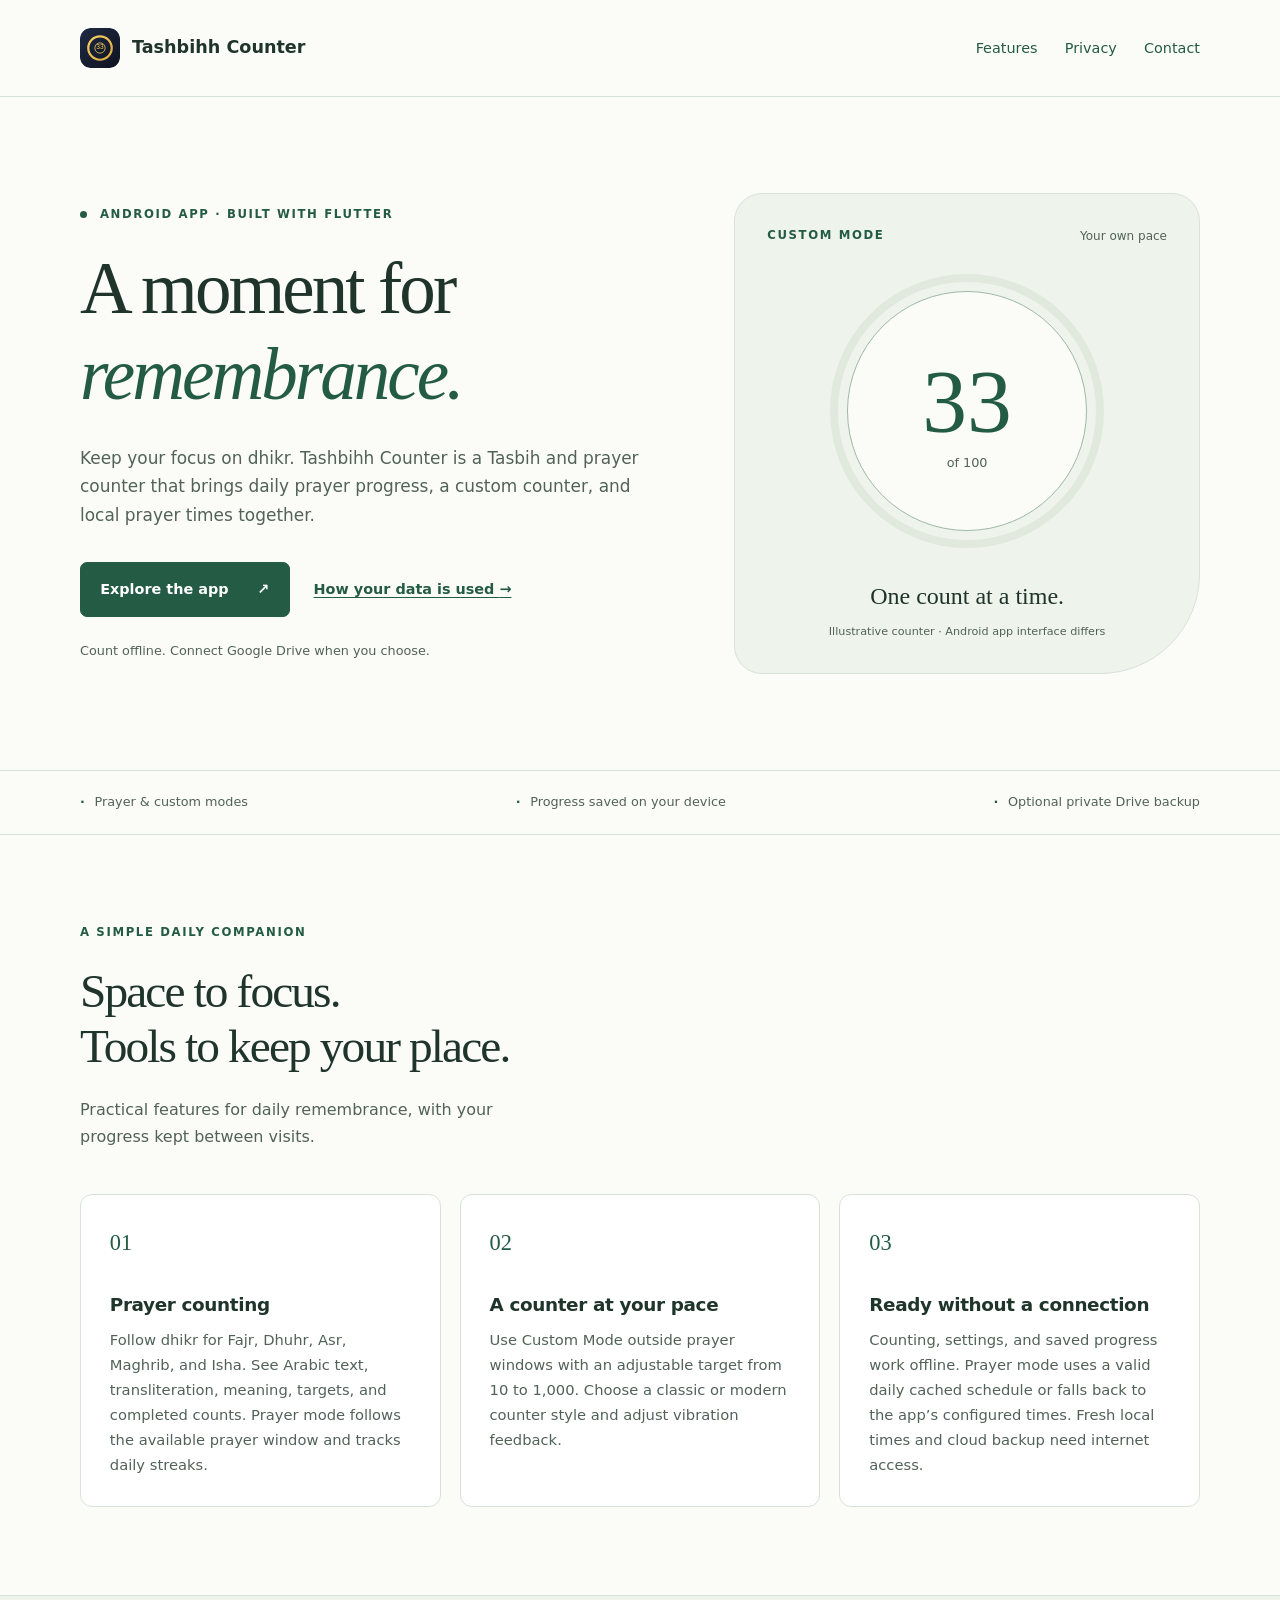
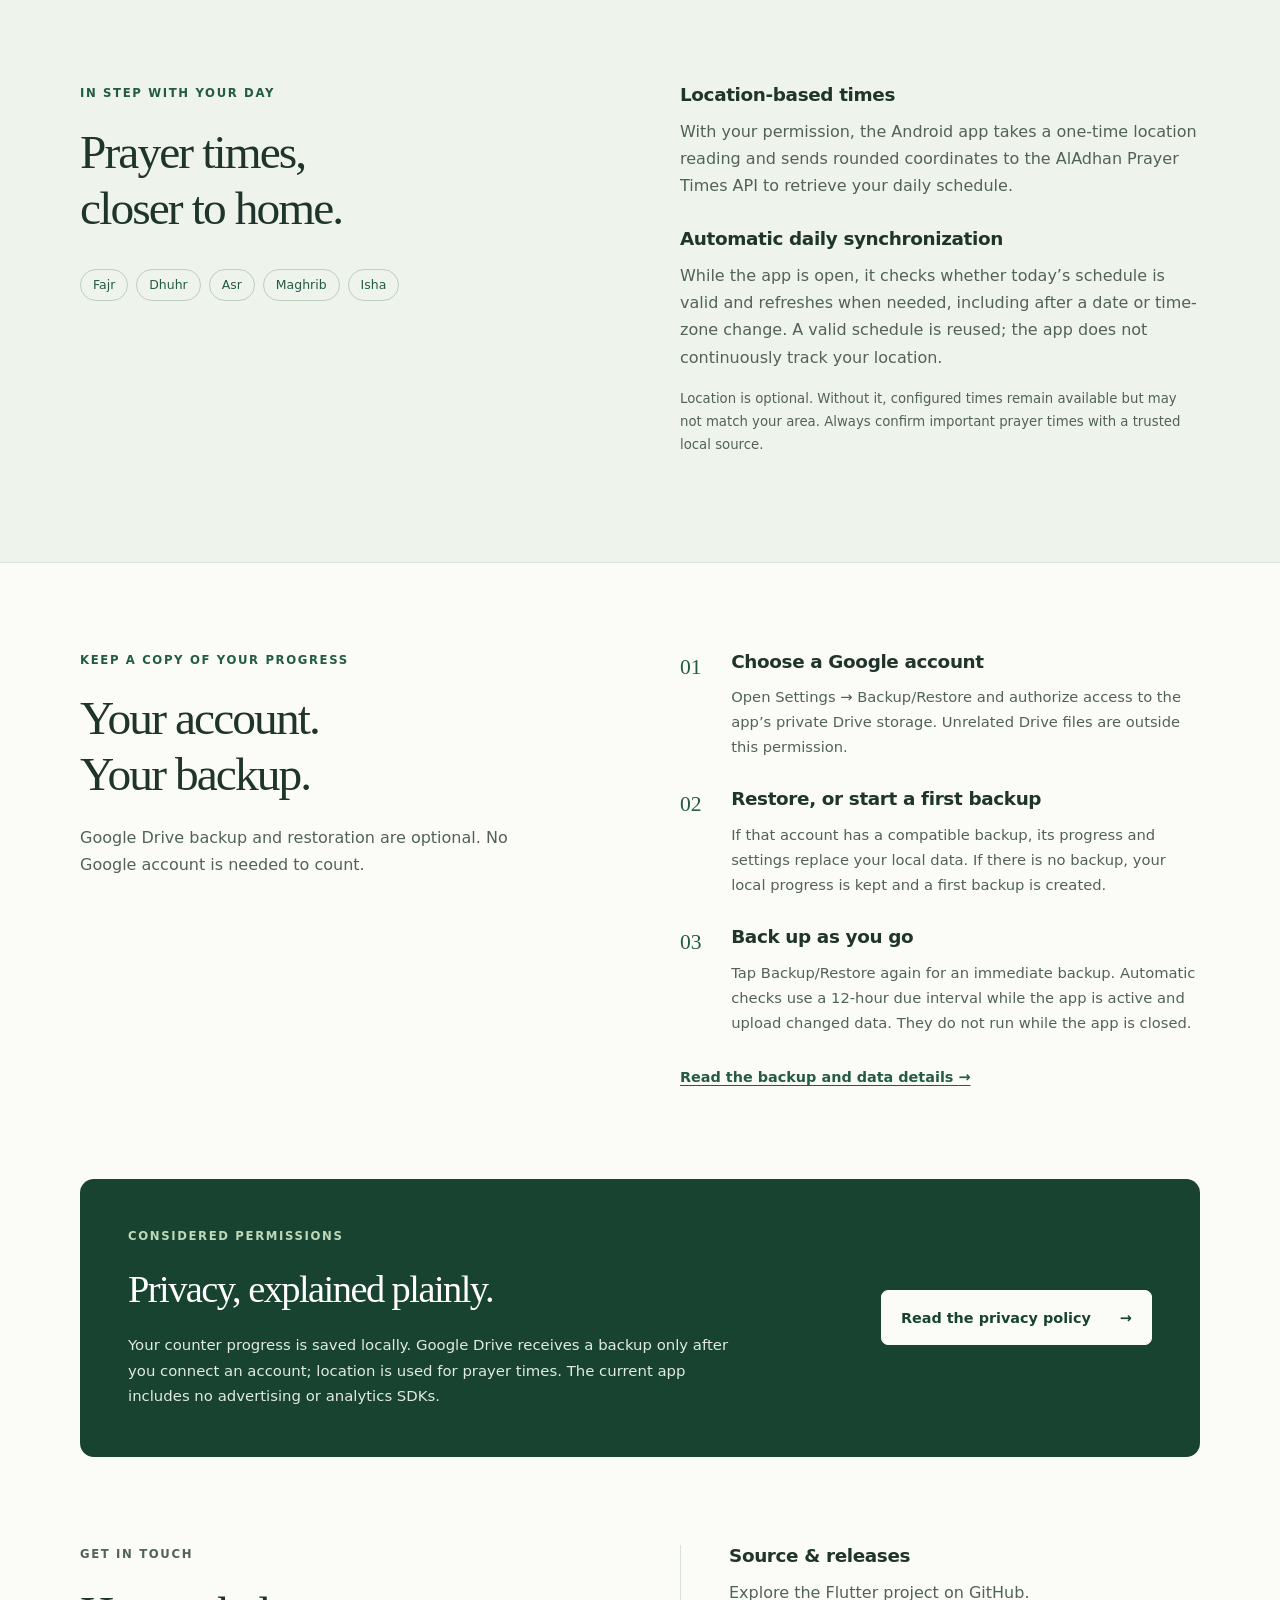
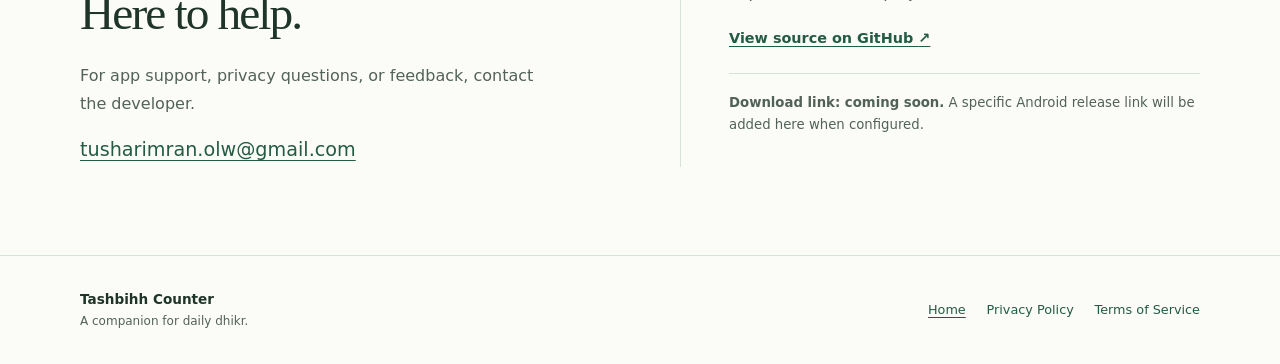
<file: website/index.html>
<!doctype html>
<html lang="en">
<head>
  <meta charset="utf-8">
  <meta name="viewport" content="width=device-width, initial-scale=1">
  <meta name="description" content="Tashbihh Counter is a Flutter-based Android Tasbih and prayer counter with offline progress, local prayer times, and optional Google Drive backup.">
  <meta name="theme-color" content="#245b45">
  <meta name="referrer" content="strict-origin-when-cross-origin">
  <title>Tashbihh Counter — A moment for remembrance</title>
  <link rel="icon" href="assets/app-icon.svg" type="image/svg+xml">
  <link rel="stylesheet" href="styles.css">
</head>
<body>
  <a class="skip-link" href="#main">Skip to content</a>
  <header class="site-header">
    <div class="container header-inner">
      <a class="brand" href="index.html" aria-label="Tashbihh Counter home">
        <img src="assets/app-icon.svg" width="40" height="40" alt="">
        <span>Tashbihh Counter</span>
      </a>
      <nav aria-label="Main navigation">
        <a href="#features">Features</a>
        <a href="privacy.html">Privacy</a>
        <a href="#contact">Contact</a>
      </nav>
    </div>
  </header>

  <main id="main">
    <section class="hero container" aria-labelledby="intro-title">
      <div class="hero-copy">
        <p class="eyebrow"><span class="status-dot" aria-hidden="true"></span> Android app · Built with Flutter</p>
        <h1 id="intro-title">A moment for<br><em>remembrance.</em></h1>
        <p class="lead">Keep your focus on dhikr. Tashbihh Counter is a Tasbih and prayer counter that brings daily prayer progress, a custom counter, and local prayer times together.</p>
        <div class="actions">
          <a class="button" href="#features">Explore the app <span aria-hidden="true">↗</span></a>
          <a class="text-link" href="privacy.html">How your data is used <span aria-hidden="true">→</span></a>
        </div>
        <p class="hero-note">Count offline. Connect Google Drive when you choose.</p>
      </div>
      <figure class="counter-preview">
        <div class="preview-top"><span class="eyebrow">Custom mode</span><span class="preview-label">Your own pace</span></div>
        <div class="counter-face" aria-label="Example custom counter: 33 of 100">
          <span class="counter-number">33</span>
          <span class="counter-target">of 100</span>
        </div>
        <p class="preview-message">One count at a time.</p>
        <figcaption>Illustrative counter · Android app interface differs</figcaption>
      </figure>
    </section>

    <div class="intro-strip">
      <div class="container strip-inner"><span>Prayer &amp; custom modes</span><span>Progress saved on your device</span><span>Optional private Drive backup</span></div>
    </div>

    <section class="section container" id="features" aria-labelledby="features-title">
      <div class="section-heading">
        <p class="eyebrow">A simple daily companion</p>
        <h2 id="features-title">Space to focus.<br>Tools to keep your place.</h2>
        <p>Practical features for daily remembrance, with your progress kept between visits.</p>
      </div>
      <div class="feature-grid">
        <article class="feature-card">
          <span class="card-number" aria-hidden="true">01</span>
          <h3>Prayer counting</h3>
          <p>Follow dhikr for Fajr, Dhuhr, Asr, Maghrib, and Isha. See Arabic text, transliteration, meaning, targets, and completed counts. Prayer mode follows the available prayer window and tracks daily streaks.</p>
        </article>
        <article class="feature-card">
          <span class="card-number" aria-hidden="true">02</span>
          <h3>A counter at your pace</h3>
          <p>Use Custom Mode outside prayer windows with an adjustable target from 10 to 1,000. Choose a classic or modern counter style and adjust vibration feedback.</p>
        </article>
        <article class="feature-card">
          <span class="card-number" aria-hidden="true">03</span>
          <h3>Ready without a connection</h3>
          <p>Counting, settings, and saved progress work offline. Prayer mode uses a valid daily cached schedule or falls back to the app’s configured times. Fresh local times and cloud backup need internet access.</p>
        </article>
      </div>
    </section>

    <section class="section section-tinted" aria-labelledby="times-title">
      <div class="container split-section">
        <div>
          <p class="eyebrow">In step with your day</p>
          <h2 id="times-title">Prayer times,<br>closer to home.</h2>
          <div class="prayer-list" aria-label="Supported prayers"><span>Fajr</span><span>Dhuhr</span><span>Asr</span><span>Maghrib</span><span>Isha</span></div>
        </div>
        <div class="section-copy">
          <h3>Location-based times</h3>
          <p>With your permission, the Android app takes a one-time location reading and sends rounded coordinates to the AlAdhan Prayer Times API to retrieve your daily schedule.</p>
          <h3>Automatic daily synchronization</h3>
          <p>While the app is open, it checks whether today’s schedule is valid and refreshes when needed, including after a date or time-zone change. A valid schedule is reused; the app does not continuously track your location.</p>
          <p class="small">Location is optional. Without it, configured times remain available but may not match your area. Always confirm important prayer times with a trusted local source.</p>
        </div>
      </div>
    </section>

    <section class="section container split-section" aria-labelledby="backup-title">
      <div>
        <p class="eyebrow">Keep a copy of your progress</p>
        <h2 id="backup-title">Your account.<br>Your backup.</h2>
        <p class="section-intro">Google Drive backup and restoration are optional. No Google account is needed to count.</p>
      </div>
      <div class="section-copy">
        <ol class="steps">
          <li><h3>Choose a Google account</h3><p>Open Settings → Backup/Restore and authorize access to the app’s private Drive storage. Unrelated Drive files are outside this permission.</p></li>
          <li><h3>Restore, or start a first backup</h3><p>If that account has a compatible backup, its progress and settings replace your local data. If there is no backup, your local progress is kept and a first backup is created.</p></li>
          <li><h3>Back up as you go</h3><p>Tap Backup/Restore again for an immediate backup. Automatic checks use a 12-hour due interval while the app is active and upload changed data. They do not run while the app is closed.</p></li>
        </ol>
        <a class="text-link" href="privacy.html#google-drive">Read the backup and data details <span aria-hidden="true">→</span></a>
      </div>
    </section>

    <section class="container privacy-panel" aria-labelledby="privacy-title">
      <div>
        <p class="eyebrow">Considered permissions</p>
        <h2 id="privacy-title">Privacy, explained plainly.</h2>
        <p>Your counter progress is saved locally. Google Drive receives a backup only after you connect an account; location is used for prayer times. The current app includes no advertising or analytics SDKs.</p>
      </div>
      <a class="button button-light" href="privacy.html">Read the privacy policy <span aria-hidden="true">→</span></a>
    </section>

    <section class="section container contact-grid" id="contact" aria-labelledby="contact-title">
      <div>
        <p class="eyebrow">Get in touch</p>
        <h2 id="contact-title">Here to help.</h2>
        <p>For app support, privacy questions, or feedback, contact the developer.</p>
        <a class="contact-link" href="mailto:tusharimran.olw@gmail.com">tusharimran.olw@gmail.com</a>
      </div>
      <div class="source-card">
        <h3>Source &amp; releases</h3>
        <p>Explore the Flutter project on GitHub.</p>
        <a class="text-link" href="https://github.com/tushar-454/tashbihh-app">View source on GitHub <span aria-hidden="true">↗</span></a>
        <p class="small release-placeholder"><strong>Download link: coming soon.</strong> A specific Android release link will be added here when configured.</p>
        <!-- Release configuration: replace the status above with a verified public Android release URL. -->
      </div>
    </section>
  </main>

  <footer class="site-footer">
    <div class="container footer-inner">
      <p>Tashbihh Counter <span class="footer-note">A companion for daily dhikr.</span></p>
      <nav aria-label="Footer navigation"><a href="index.html" aria-current="page">Home</a><a href="privacy.html">Privacy Policy</a><a href="terms.html">Terms of Service</a></nav>
    </div>
  </footer>
</body>
</html>
</file>
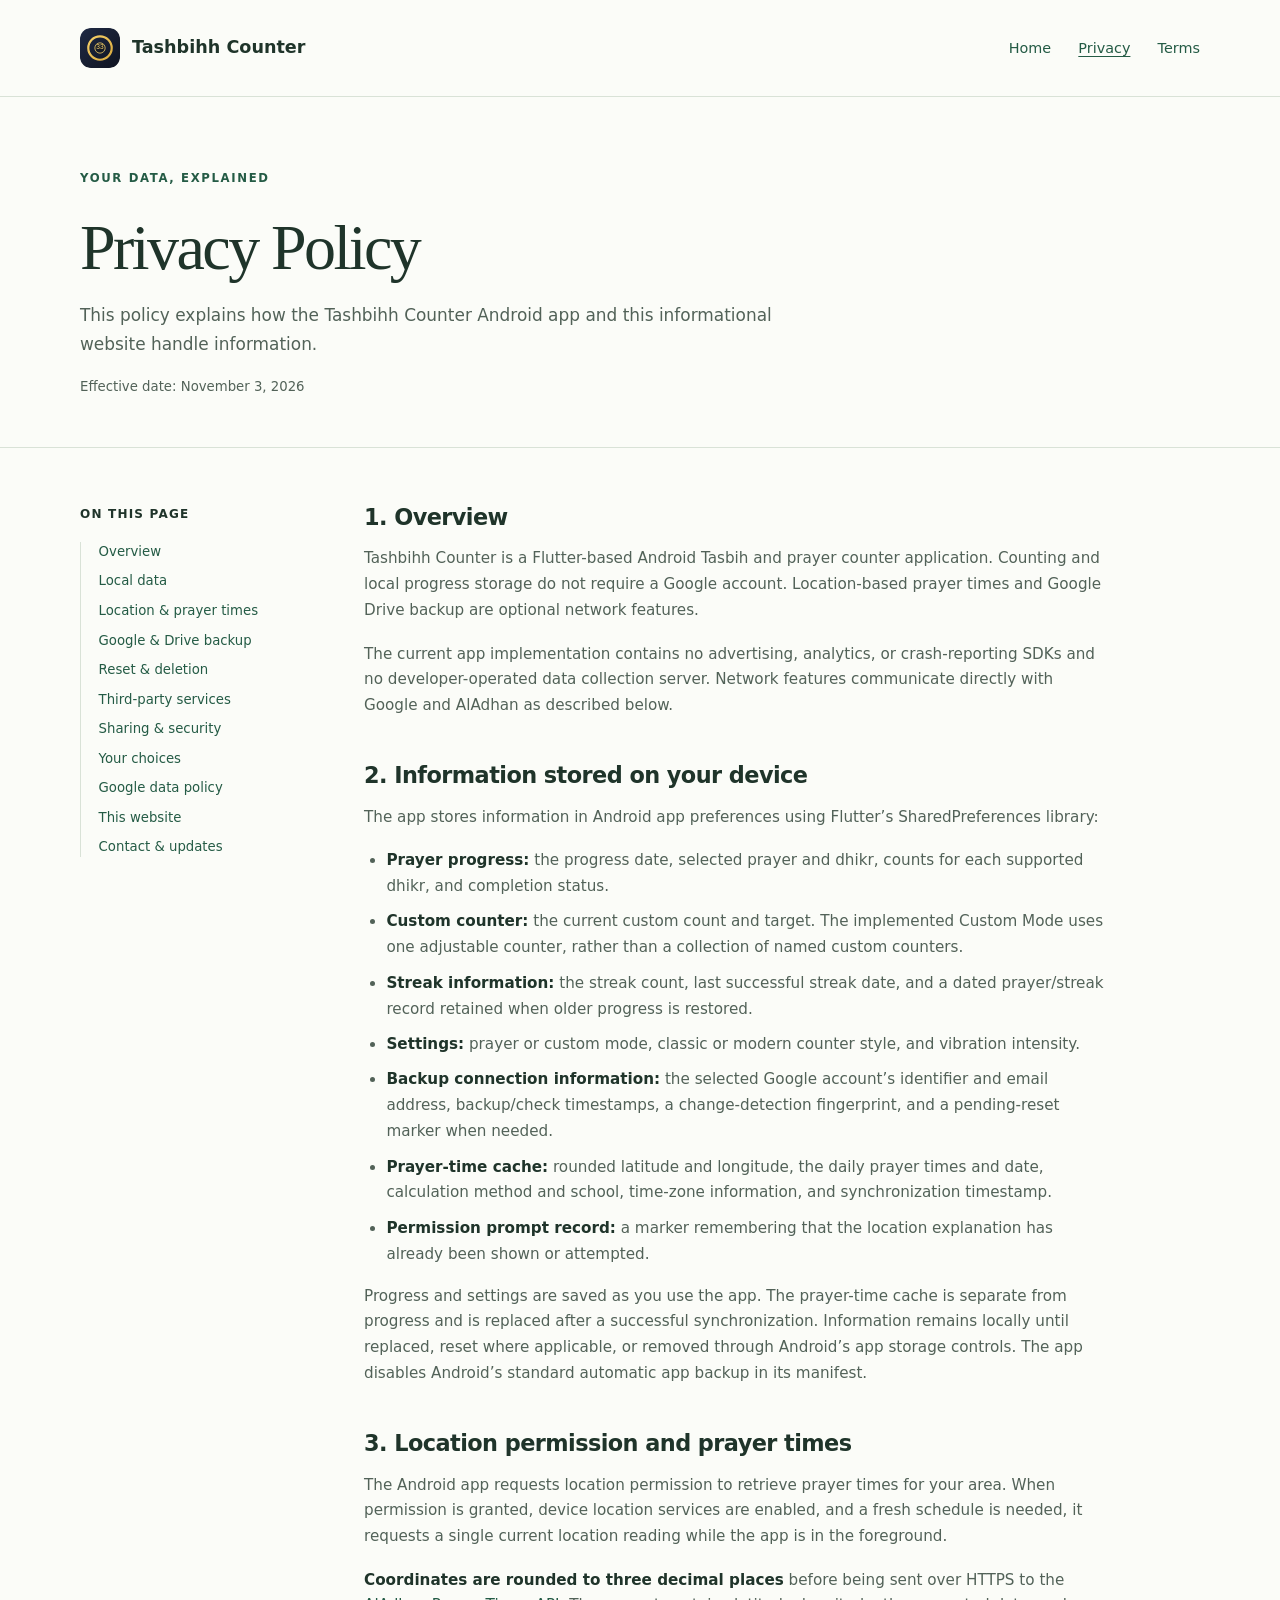
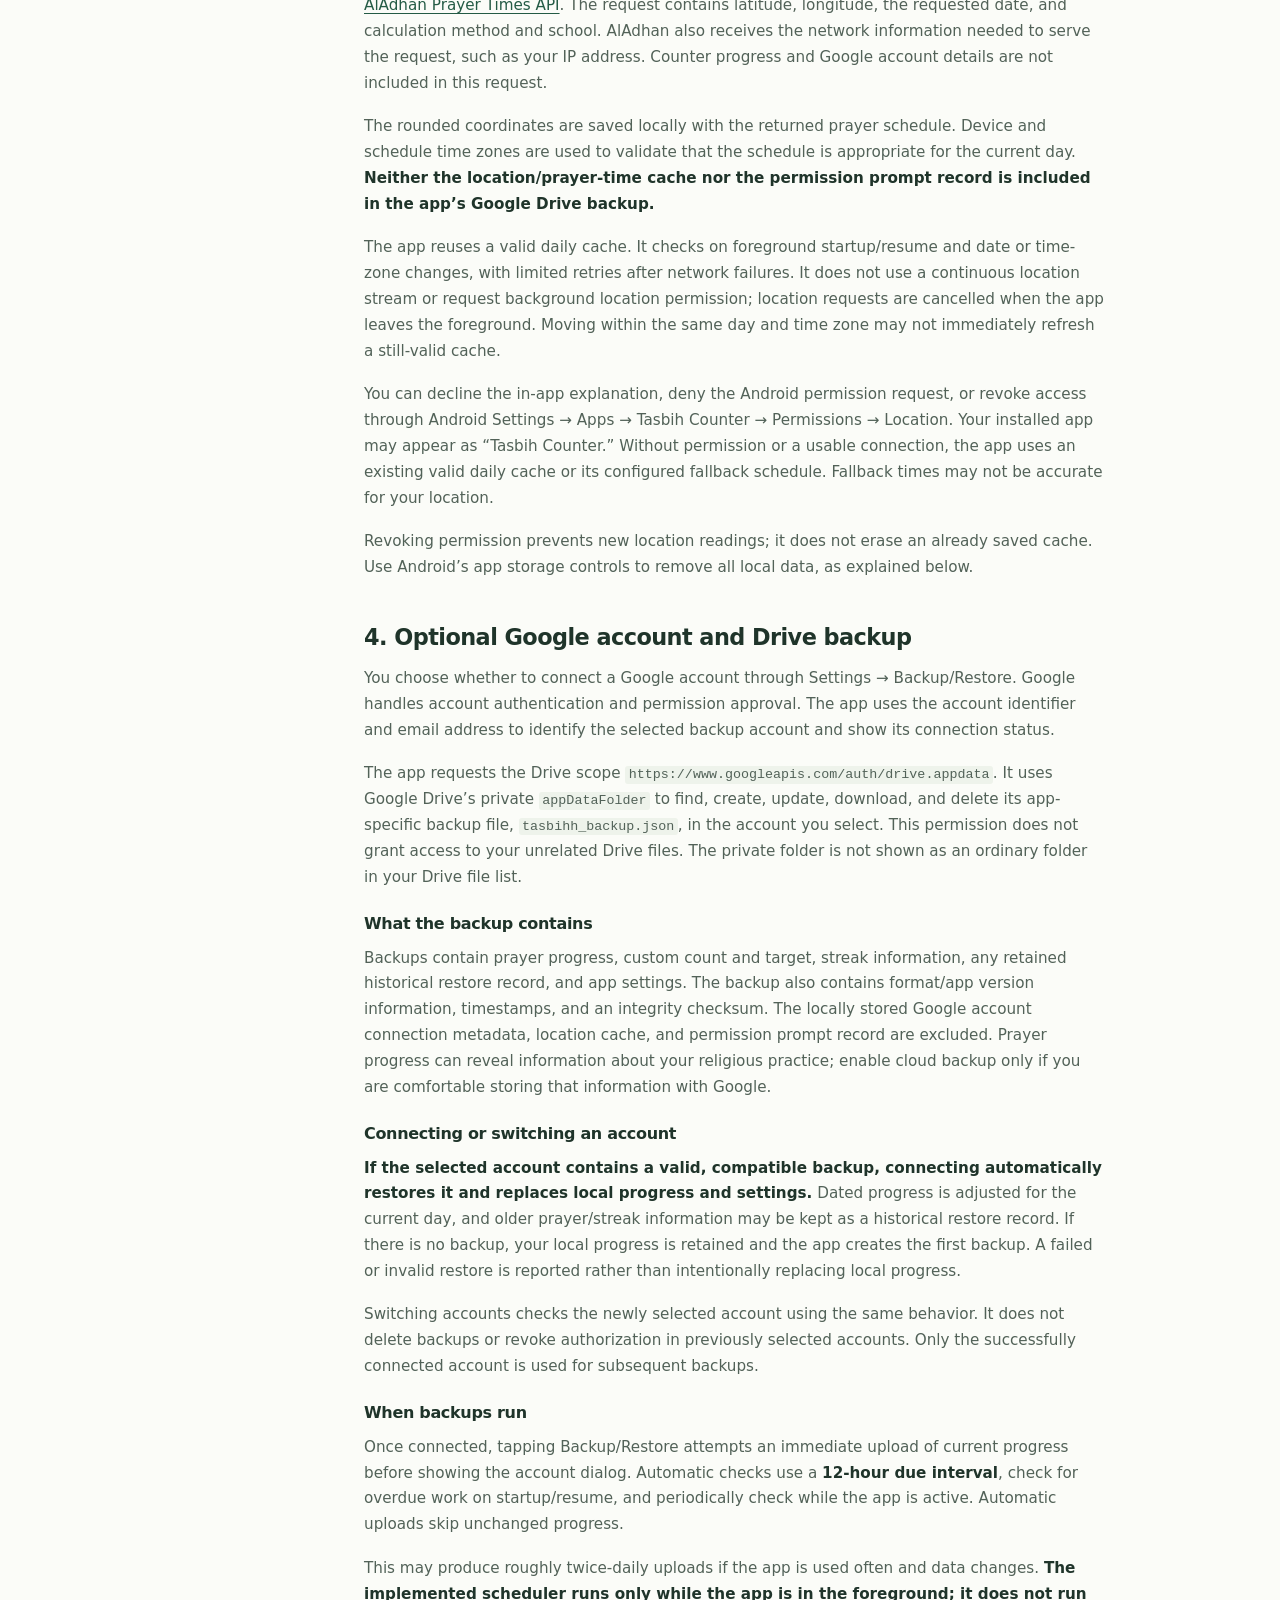
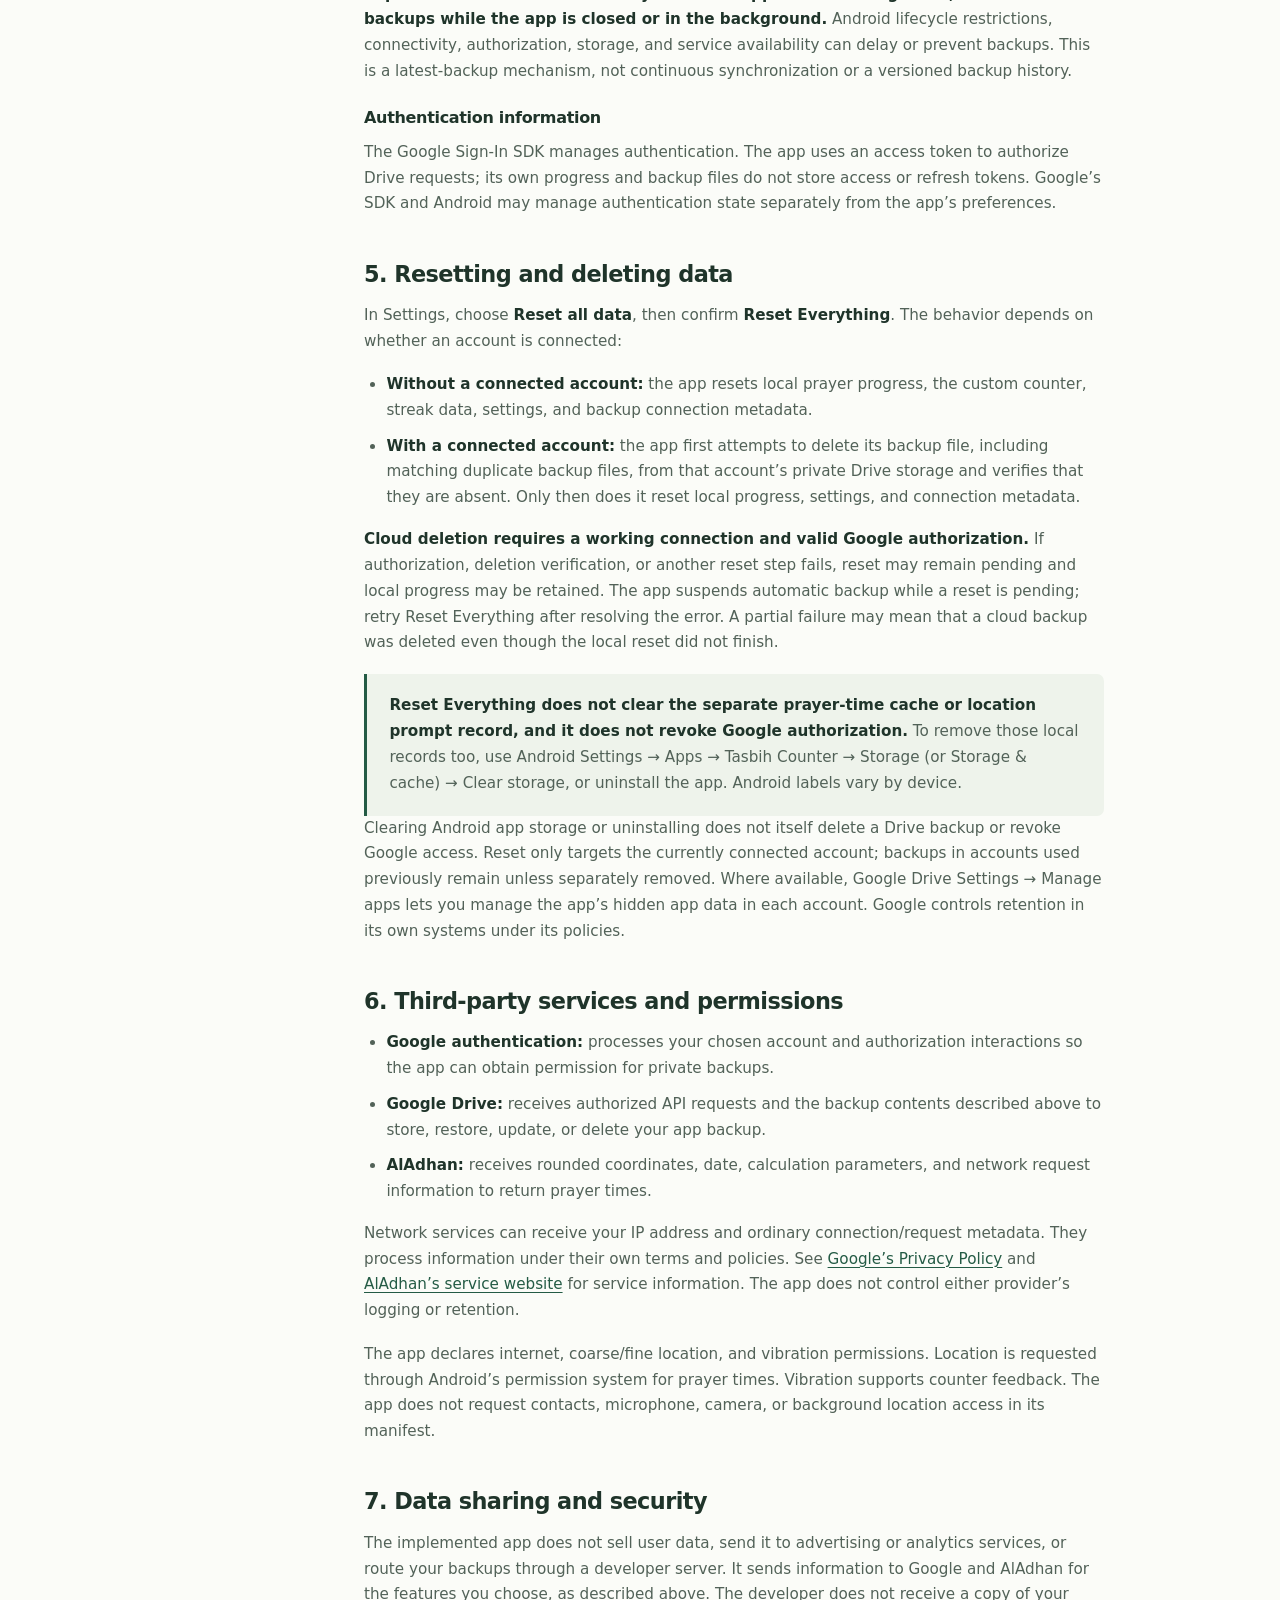
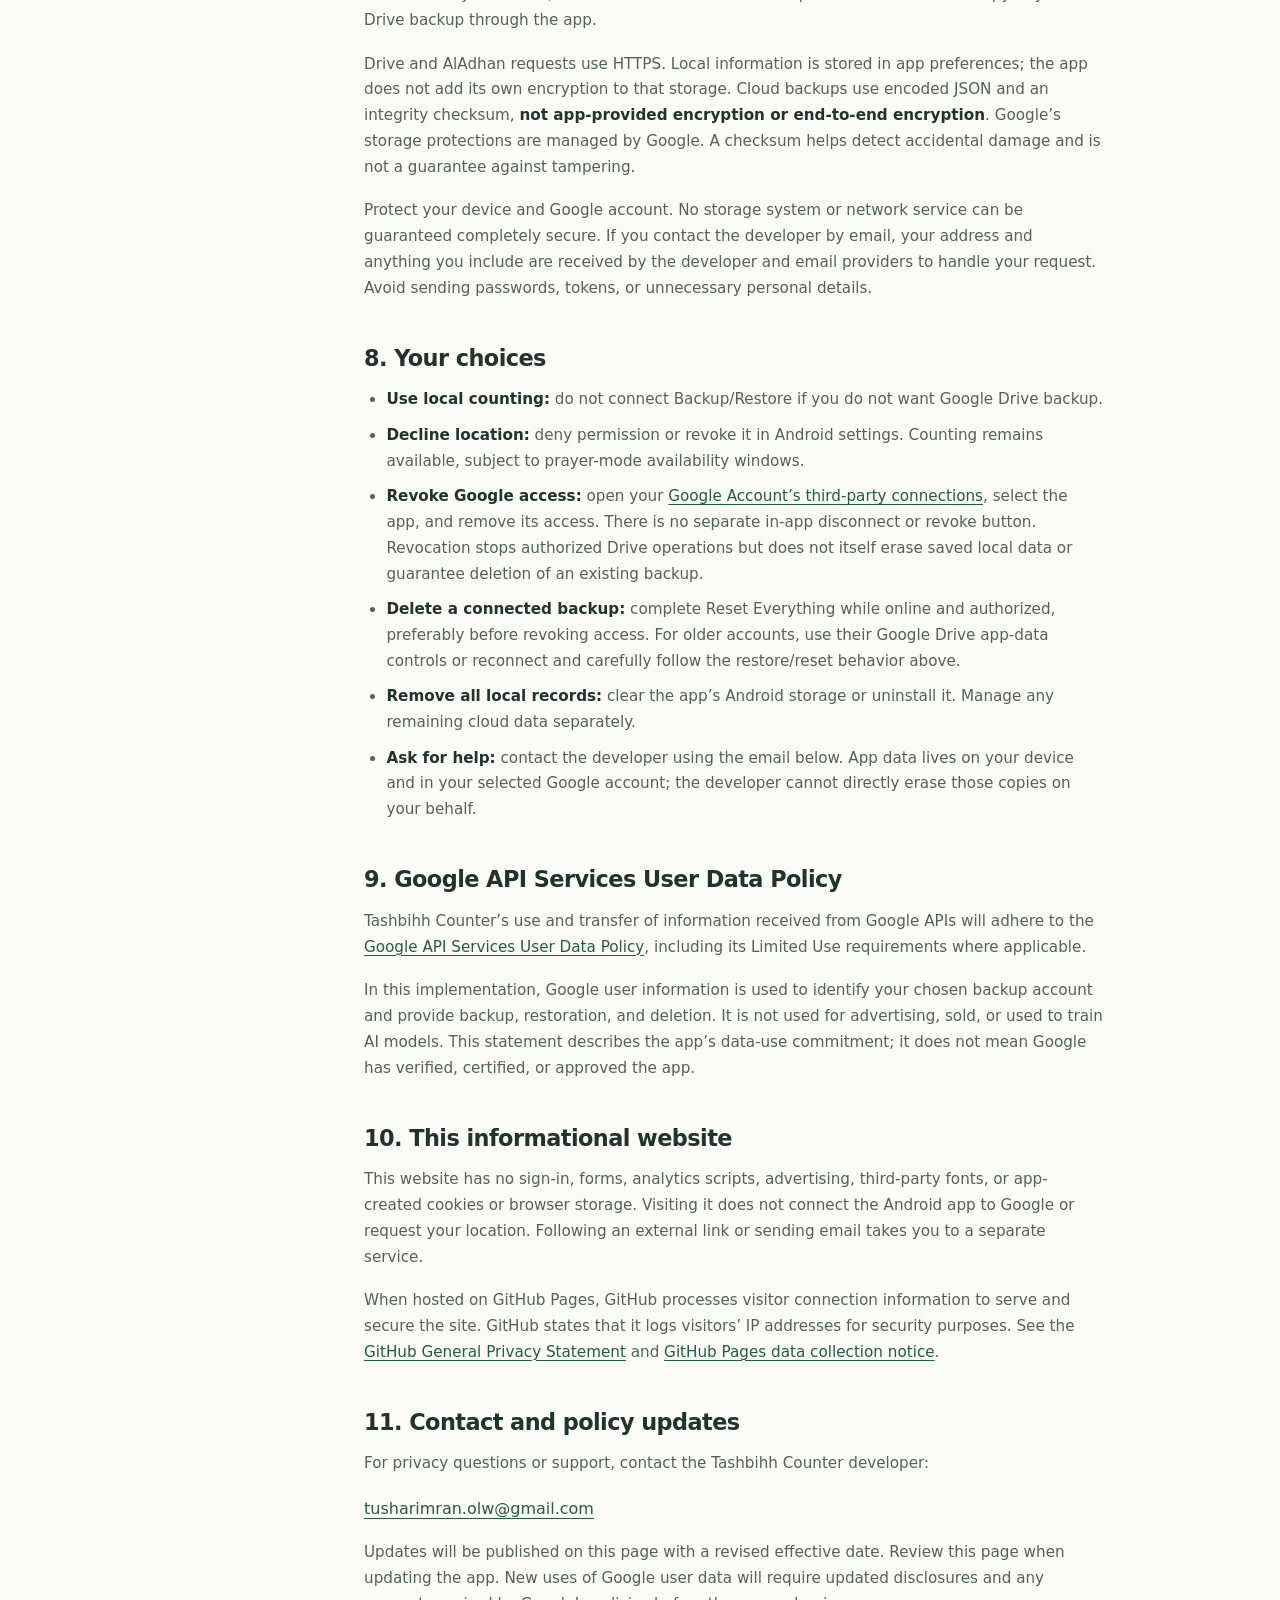
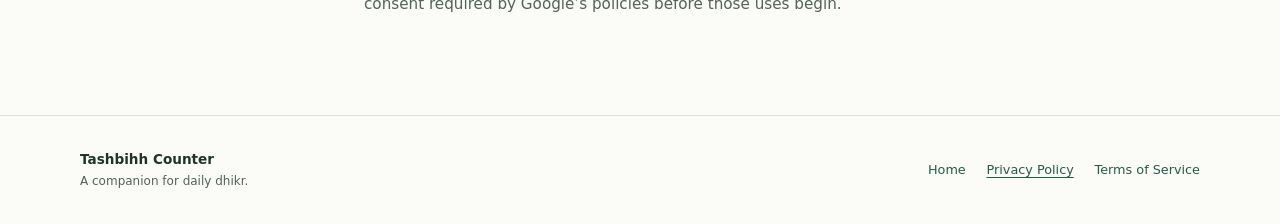
<file: website/privacy.html>
<!doctype html>
<html lang="en">
<head>
  <meta charset="utf-8">
  <meta name="viewport" content="width=device-width, initial-scale=1">
  <meta name="description" content="How Tashbihh Counter handles local progress, optional location, Google authentication, private Google Drive backups, and data deletion.">
  <meta name="theme-color" content="#245b45">
  <meta name="referrer" content="strict-origin-when-cross-origin">
  <title>Privacy Policy — Tashbihh Counter</title>
  <link rel="icon" href="assets/app-icon.svg" type="image/svg+xml">
  <link rel="stylesheet" href="styles.css">
</head>
<body>
  <a class="skip-link" href="#main">Skip to content</a>
  <header class="site-header">
    <div class="container header-inner">
      <a class="brand" href="index.html" aria-label="Tashbihh Counter home"><img src="assets/app-icon.svg" width="40" height="40" alt=""><span>Tashbihh Counter</span></a>
      <nav aria-label="Main navigation"><a href="index.html">Home</a><a href="privacy.html" aria-current="page">Privacy</a><a href="terms.html">Terms</a></nav>
    </div>
  </header>
  <main id="main">
    <div class="document-header">
      <div class="container">
        <p class="eyebrow">Your data, explained</p>
        <h1>Privacy Policy</h1>
        <p class="lead">This policy explains how the Tashbihh Counter Android app and this informational website handle information.</p>
        <p class="effective-date">Effective date: <time datetime="2026-11-03">November 3, 2026</time></p>
      </div>
    </div>
    <div class="container document-layout">
      <aside class="document-toc" aria-label="Policy contents">
        <p>On this page</p>
        <nav aria-label="Privacy policy sections">
          <a href="#overview">Overview</a><a href="#local-data">Local data</a><a href="#location">Location &amp; prayer times</a><a href="#google-drive">Google &amp; Drive backup</a><a href="#deletion">Reset &amp; deletion</a><a href="#services">Third-party services</a><a href="#security">Sharing &amp; security</a><a href="#choices">Your choices</a><a href="#google-policy">Google data policy</a><a href="#website">This website</a><a href="#contact">Contact &amp; updates</a>
        </nav>
      </aside>
      <div class="document-content">
        <section id="overview" aria-labelledby="overview-title">
          <h2 id="overview-title">1. Overview</h2>
          <p>Tashbihh Counter is a Flutter-based Android Tasbih and prayer counter application. Counting and local progress storage do not require a Google account. Location-based prayer times and Google Drive backup are optional network features.</p>
          <p>The current app implementation contains no advertising, analytics, or crash-reporting SDKs and no developer-operated data collection server. Network features communicate directly with Google and AlAdhan as described below.</p>
        </section>
        <section id="local-data" aria-labelledby="local-title">
          <h2 id="local-title">2. Information stored on your device</h2>
          <p>The app stores information in Android app preferences using Flutter’s SharedPreferences library:</p>
          <ul>
            <li><strong>Prayer progress:</strong> the progress date, selected prayer and dhikr, counts for each supported dhikr, and completion status.</li>
            <li><strong>Custom counter:</strong> the current custom count and target. The implemented Custom Mode uses one adjustable counter, rather than a collection of named custom counters.</li>
            <li><strong>Streak information:</strong> the streak count, last successful streak date, and a dated prayer/streak record retained when older progress is restored.</li>
            <li><strong>Settings:</strong> prayer or custom mode, classic or modern counter style, and vibration intensity.</li>
            <li><strong>Backup connection information:</strong> the selected Google account’s identifier and email address, backup/check timestamps, a change-detection fingerprint, and a pending-reset marker when needed.</li>
            <li><strong>Prayer-time cache:</strong> rounded latitude and longitude, the daily prayer times and date, calculation method and school, time-zone information, and synchronization timestamp.</li>
            <li><strong>Permission prompt record:</strong> a marker remembering that the location explanation has already been shown or attempted.</li>
          </ul>
          <p>Progress and settings are saved as you use the app. The prayer-time cache is separate from progress and is replaced after a successful synchronization. Information remains locally until replaced, reset where applicable, or removed through Android’s app storage controls. The app disables Android’s standard automatic app backup in its manifest.</p>
        </section>
        <section id="location" aria-labelledby="location-title">
          <h2 id="location-title">3. Location permission and prayer times</h2>
          <p>The Android app requests location permission to retrieve prayer times for your area. When permission is granted, device location services are enabled, and a fresh schedule is needed, it requests a single current location reading while the app is in the foreground.</p>
          <p><strong>Coordinates are rounded to three decimal places</strong> before being sent over HTTPS to the <a href="https://aladhan.com/prayer-times-api">AlAdhan Prayer Times API</a>. The request contains latitude, longitude, the requested date, and calculation method and school. AlAdhan also receives the network information needed to serve the request, such as your IP address. Counter progress and Google account details are not included in this request.</p>
          <p>The rounded coordinates are saved locally with the returned prayer schedule. Device and schedule time zones are used to validate that the schedule is appropriate for the current day. <strong>Neither the location/prayer-time cache nor the permission prompt record is included in the app’s Google Drive backup.</strong></p>
          <p>The app reuses a valid daily cache. It checks on foreground startup/resume and date or time-zone changes, with limited retries after network failures. It does not use a continuous location stream or request background location permission; location requests are cancelled when the app leaves the foreground. Moving within the same day and time zone may not immediately refresh a still-valid cache.</p>
          <p>You can decline the in-app explanation, deny the Android permission request, or revoke access through Android Settings → Apps → Tasbih Counter → Permissions → Location. Your installed app may appear as “Tasbih Counter.” Without permission or a usable connection, the app uses an existing valid daily cache or its configured fallback schedule. Fallback times may not be accurate for your location.</p>
          <p>Revoking permission prevents new location readings; it does not erase an already saved cache. Use Android’s app storage controls to remove all local data, as explained below.</p>
        </section>
        <section id="google-drive" aria-labelledby="drive-title">
          <h2 id="drive-title">4. Optional Google account and Drive backup</h2>
          <p>You choose whether to connect a Google account through Settings → Backup/Restore. Google handles account authentication and permission approval. The app uses the account identifier and email address to identify the selected backup account and show its connection status.</p>
          <p>The app requests the Drive scope <code>https://www.googleapis.com/auth/drive.appdata</code>. It uses Google Drive’s private <code>appDataFolder</code> to find, create, update, download, and delete its app-specific backup file, <code>tasbihh_backup.json</code>, in the account you select. This permission does not grant access to your unrelated Drive files. The private folder is not shown as an ordinary folder in your Drive file list.</p>
          <h3>What the backup contains</h3>
          <p>Backups contain prayer progress, custom count and target, streak information, any retained historical restore record, and app settings. The backup also contains format/app version information, timestamps, and an integrity checksum. The locally stored Google account connection metadata, location cache, and permission prompt record are excluded. Prayer progress can reveal information about your religious practice; enable cloud backup only if you are comfortable storing that information with Google.</p>
          <h3>Connecting or switching an account</h3>
          <p><strong>If the selected account contains a valid, compatible backup, connecting automatically restores it and replaces local progress and settings.</strong> Dated progress is adjusted for the current day, and older prayer/streak information may be kept as a historical restore record. If there is no backup, your local progress is retained and the app creates the first backup. A failed or invalid restore is reported rather than intentionally replacing local progress.</p>
          <p>Switching accounts checks the newly selected account using the same behavior. It does not delete backups or revoke authorization in previously selected accounts. Only the successfully connected account is used for subsequent backups.</p>
          <h3>When backups run</h3>
          <p>Once connected, tapping Backup/Restore attempts an immediate upload of current progress before showing the account dialog. Automatic checks use a <strong>12-hour due interval</strong>, check for overdue work on startup/resume, and periodically check while the app is active. Automatic uploads skip unchanged progress.</p>
          <p>This may produce roughly twice-daily uploads if the app is used often and data changes. <strong>The implemented scheduler runs only while the app is in the foreground; it does not run backups while the app is closed or in the background.</strong> Android lifecycle restrictions, connectivity, authorization, storage, and service availability can delay or prevent backups. This is a latest-backup mechanism, not continuous synchronization or a versioned backup history.</p>
          <h3>Authentication information</h3>
          <p>The Google Sign-In SDK manages authentication. The app uses an access token to authorize Drive requests; its own progress and backup files do not store access or refresh tokens. Google’s SDK and Android may manage authentication state separately from the app’s preferences.</p>
        </section>
        <section id="deletion" aria-labelledby="deletion-title">
          <h2 id="deletion-title">5. Resetting and deleting data</h2>
          <p>In Settings, choose <strong>Reset all data</strong>, then confirm <strong>Reset Everything</strong>. The behavior depends on whether an account is connected:</p>
          <ul>
            <li><strong>Without a connected account:</strong> the app resets local prayer progress, the custom counter, streak data, settings, and backup connection metadata.</li>
            <li><strong>With a connected account:</strong> the app first attempts to delete its backup file, including matching duplicate backup files, from that account’s private Drive storage and verifies that they are absent. Only then does it reset local progress, settings, and connection metadata.</li>
          </ul>
          <p><strong>Cloud deletion requires a working connection and valid Google authorization.</strong> If authorization, deletion verification, or another reset step fails, reset may remain pending and local progress may be retained. The app suspends automatic backup while a reset is pending; retry Reset Everything after resolving the error. A partial failure may mean that a cloud backup was deleted even though the local reset did not finish.</p>
          <div class="notice"><p><strong>Reset Everything does not clear the separate prayer-time cache or location prompt record, and it does not revoke Google authorization.</strong> To remove those local records too, use Android Settings → Apps → Tasbih Counter → Storage (or Storage &amp; cache) → Clear storage, or uninstall the app. Android labels vary by device.</p></div>
          <p>Clearing Android app storage or uninstalling does not itself delete a Drive backup or revoke Google access. Reset only targets the currently connected account; backups in accounts used previously remain unless separately removed. Where available, Google Drive Settings → Manage apps lets you manage the app’s hidden app data in each account. Google controls retention in its own systems under its policies.</p>
        </section>
        <section id="services" aria-labelledby="services-title">
          <h2 id="services-title">6. Third-party services and permissions</h2>
          <ul>
            <li><strong>Google authentication:</strong> processes your chosen account and authorization interactions so the app can obtain permission for private backups.</li>
            <li><strong>Google Drive:</strong> receives authorized API requests and the backup contents described above to store, restore, update, or delete your app backup.</li>
            <li><strong>AlAdhan:</strong> receives rounded coordinates, date, calculation parameters, and network request information to return prayer times.</li>
          </ul>
          <p>Network services can receive your IP address and ordinary connection/request metadata. They process information under their own terms and policies. See <a href="https://policies.google.com/privacy">Google’s Privacy Policy</a> and <a href="https://aladhan.com/">AlAdhan’s service website</a> for service information. The app does not control either provider’s logging or retention.</p>
          <p>The app declares internet, coarse/fine location, and vibration permissions. Location is requested through Android’s permission system for prayer times. Vibration supports counter feedback. The app does not request contacts, microphone, camera, or background location access in its manifest.</p>
        </section>
        <section id="security" aria-labelledby="security-title">
          <h2 id="security-title">7. Data sharing and security</h2>
          <p>The implemented app does not sell user data, send it to advertising or analytics services, or route your backups through a developer server. It sends information to Google and AlAdhan for the features you choose, as described above. The developer does not receive a copy of your Drive backup through the app.</p>
          <p>Drive and AlAdhan requests use HTTPS. Local information is stored in app preferences; the app does not add its own encryption to that storage. Cloud backups use encoded JSON and an integrity checksum, <strong>not app-provided encryption or end-to-end encryption</strong>. Google’s storage protections are managed by Google. A checksum helps detect accidental damage and is not a guarantee against tampering.</p>
          <p>Protect your device and Google account. No storage system or network service can be guaranteed completely secure. If you contact the developer by email, your address and anything you include are received by the developer and email providers to handle your request. Avoid sending passwords, tokens, or unnecessary personal details.</p>
        </section>
        <section id="choices" aria-labelledby="choices-title">
          <h2 id="choices-title">8. Your choices</h2>
          <ul>
            <li><strong>Use local counting:</strong> do not connect Backup/Restore if you do not want Google Drive backup.</li>
            <li><strong>Decline location:</strong> deny permission or revoke it in Android settings. Counting remains available, subject to prayer-mode availability windows.</li>
            <li><strong>Revoke Google access:</strong> open your <a href="https://myaccount.google.com/connections">Google Account’s third-party connections</a>, select the app, and remove its access. There is no separate in-app disconnect or revoke button. Revocation stops authorized Drive operations but does not itself erase saved local data or guarantee deletion of an existing backup.</li>
            <li><strong>Delete a connected backup:</strong> complete Reset Everything while online and authorized, preferably before revoking access. For older accounts, use their Google Drive app-data controls or reconnect and carefully follow the restore/reset behavior above.</li>
            <li><strong>Remove all local records:</strong> clear the app’s Android storage or uninstall it. Manage any remaining cloud data separately.</li>
            <li><strong>Ask for help:</strong> contact the developer using the email below. App data lives on your device and in your selected Google account; the developer cannot directly erase those copies on your behalf.</li>
          </ul>
        </section>
        <section id="google-policy" aria-labelledby="policy-title">
          <h2 id="policy-title">9. Google API Services User Data Policy</h2>
          <p>Tashbihh Counter’s use and transfer of information received from Google APIs will adhere to the <a href="https://developers.google.com/terms/api-services-user-data-policy">Google API Services User Data Policy</a>, including its Limited Use requirements where applicable.</p>
          <p>In this implementation, Google user information is used to identify your chosen backup account and provide backup, restoration, and deletion. It is not used for advertising, sold, or used to train AI models. This statement describes the app’s data-use commitment; it does not mean Google has verified, certified, or approved the app.</p>
        </section>
        <section id="website" aria-labelledby="website-title">
          <h2 id="website-title">10. This informational website</h2>
          <p>This website has no sign-in, forms, analytics scripts, advertising, third-party fonts, or app-created cookies or browser storage. Visiting it does not connect the Android app to Google or request your location. Following an external link or sending email takes you to a separate service.</p>
          <p>When hosted on GitHub Pages, GitHub processes visitor connection information to serve and secure the site. GitHub states that it logs visitors’ IP addresses for security purposes. See the <a href="https://docs.github.com/en/site-policy/privacy-policies/github-general-privacy-statement">GitHub General Privacy Statement</a> and <a href="https://docs.github.com/en/pages/getting-started-with-github-pages/what-is-github-pages#data-collection">GitHub Pages data collection notice</a>.</p>
        </section>
        <section id="contact" aria-labelledby="contact-title">
          <h2 id="contact-title">11. Contact and policy updates</h2>
          <p>For privacy questions or support, contact the Tashbihh Counter developer:</p>
          <p><a class="contact-link" href="mailto:tusharimran.olw@gmail.com">tusharimran.olw@gmail.com</a></p>
          <p>Updates will be published on this page with a revised effective date. Review this page when updating the app. New uses of Google user data will require updated disclosures and any consent required by Google’s policies before those uses begin.</p>
        </section>
      </div>
    </div>
  </main>
  <footer class="site-footer"><div class="container footer-inner"><p>Tashbihh Counter <span class="footer-note">A companion for daily dhikr.</span></p><nav aria-label="Footer navigation"><a href="index.html">Home</a><a href="privacy.html" aria-current="page">Privacy Policy</a><a href="terms.html">Terms of Service</a></nav></div></footer>
</body>
</html>
</file>
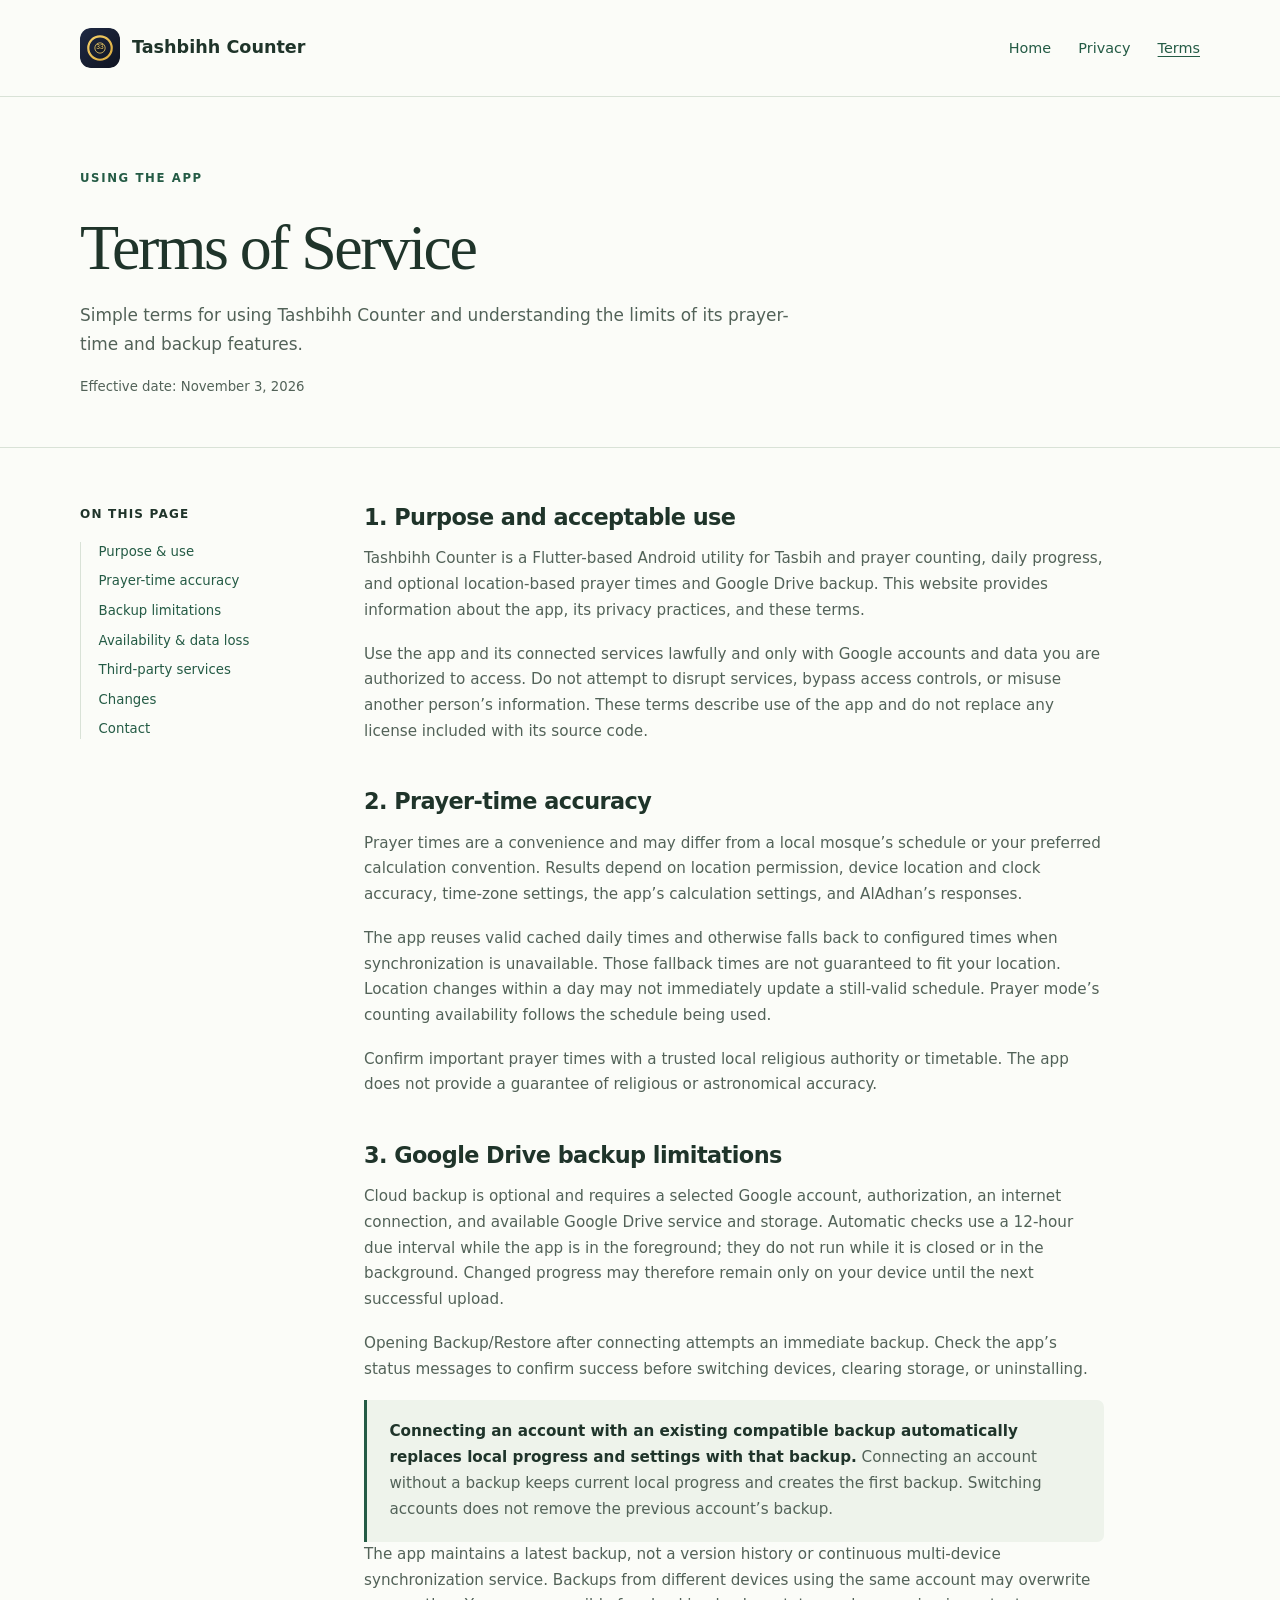
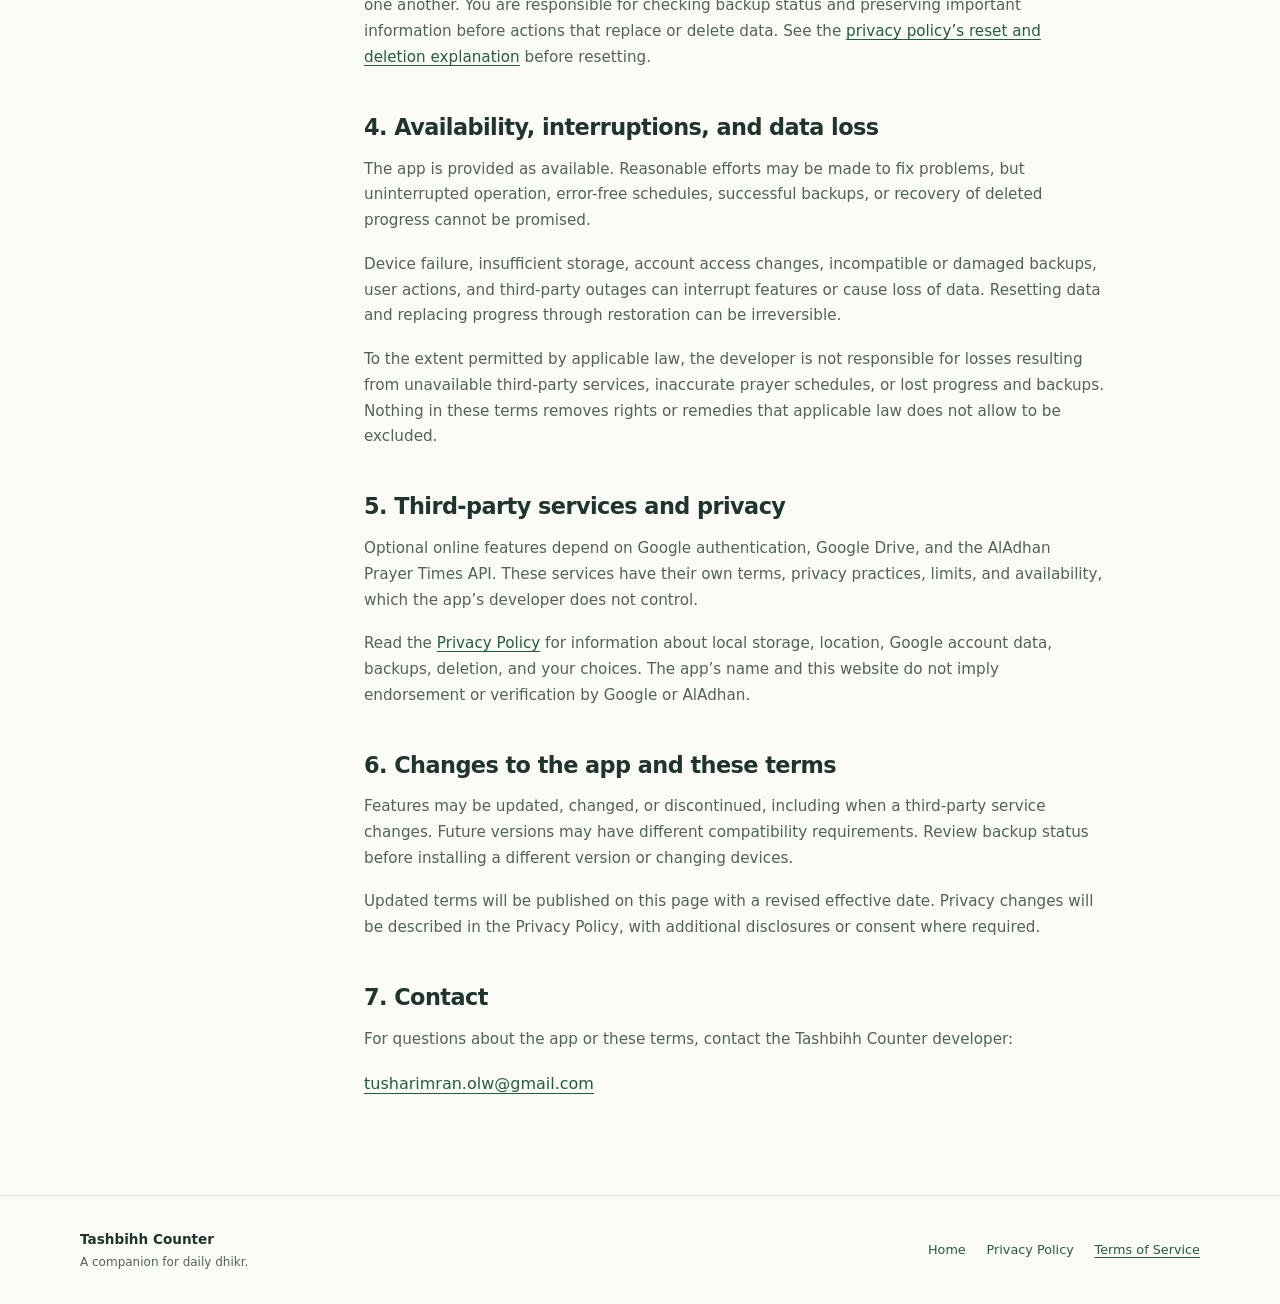
<file: website/terms.html>
<!doctype html>
<html lang="en">
<head>
  <meta charset="utf-8">
  <meta name="viewport" content="width=device-width, initial-scale=1">
  <meta name="description" content="Terms for using Tashbihh Counter, including prayer-time guidance, Google Drive backup limitations, service availability, and developer contact details.">
  <meta name="theme-color" content="#245b45">
  <meta name="referrer" content="strict-origin-when-cross-origin">
  <title>Terms of Service — Tashbihh Counter</title>
  <link rel="icon" href="assets/app-icon.svg" type="image/svg+xml">
  <link rel="stylesheet" href="styles.css">
</head>
<body>
  <a class="skip-link" href="#main">Skip to content</a>
  <header class="site-header"><div class="container header-inner"><a class="brand" href="index.html" aria-label="Tashbihh Counter home"><img src="assets/app-icon.svg" width="40" height="40" alt=""><span>Tashbihh Counter</span></a><nav aria-label="Main navigation"><a href="index.html">Home</a><a href="privacy.html">Privacy</a><a href="terms.html" aria-current="page">Terms</a></nav></div></header>
  <main id="main">
    <div class="document-header"><div class="container"><p class="eyebrow">Using the app</p><h1>Terms of Service</h1><p class="lead">Simple terms for using Tashbihh Counter and understanding the limits of its prayer-time and backup features.</p><p class="effective-date">Effective date: <time datetime="2026-11-03">November 3, 2026</time></p></div></div>
    <div class="container document-layout">
      <aside class="document-toc" aria-label="Terms contents"><p>On this page</p><nav aria-label="Terms sections"><a href="#purpose">Purpose &amp; use</a><a href="#prayer-times">Prayer-time accuracy</a><a href="#backups">Backup limitations</a><a href="#availability">Availability &amp; data loss</a><a href="#third-parties">Third-party services</a><a href="#changes">Changes</a><a href="#contact">Contact</a></nav></aside>
      <div class="document-content">
        <section id="purpose" aria-labelledby="purpose-title">
          <h2 id="purpose-title">1. Purpose and acceptable use</h2>
          <p>Tashbihh Counter is a Flutter-based Android utility for Tasbih and prayer counting, daily progress, and optional location-based prayer times and Google Drive backup. This website provides information about the app, its privacy practices, and these terms.</p>
          <p>Use the app and its connected services lawfully and only with Google accounts and data you are authorized to access. Do not attempt to disrupt services, bypass access controls, or misuse another person’s information. These terms describe use of the app and do not replace any license included with its source code.</p>
        </section>
        <section id="prayer-times" aria-labelledby="times-title">
          <h2 id="times-title">2. Prayer-time accuracy</h2>
          <p>Prayer times are a convenience and may differ from a local mosque’s schedule or your preferred calculation convention. Results depend on location permission, device location and clock accuracy, time-zone settings, the app’s calculation settings, and AlAdhan’s responses.</p>
          <p>The app reuses valid cached daily times and otherwise falls back to configured times when synchronization is unavailable. Those fallback times are not guaranteed to fit your location. Location changes within a day may not immediately update a still-valid schedule. Prayer mode’s counting availability follows the schedule being used.</p>
          <p>Confirm important prayer times with a trusted local religious authority or timetable. The app does not provide a guarantee of religious or astronomical accuracy.</p>
        </section>
        <section id="backups" aria-labelledby="backups-title">
          <h2 id="backups-title">3. Google Drive backup limitations</h2>
          <p>Cloud backup is optional and requires a selected Google account, authorization, an internet connection, and available Google Drive service and storage. Automatic checks use a 12-hour due interval while the app is in the foreground; they do not run while it is closed or in the background. Changed progress may therefore remain only on your device until the next successful upload.</p>
          <p>Opening Backup/Restore after connecting attempts an immediate backup. Check the app’s status messages to confirm success before switching devices, clearing storage, or uninstalling.</p>
          <div class="notice"><p><strong>Connecting an account with an existing compatible backup automatically replaces local progress and settings with that backup.</strong> Connecting an account without a backup keeps current local progress and creates the first backup. Switching accounts does not remove the previous account’s backup.</p></div>
          <p>The app maintains a latest backup, not a version history or continuous multi-device synchronization service. Backups from different devices using the same account may overwrite one another. You are responsible for checking backup status and preserving important information before actions that replace or delete data. See the <a href="privacy.html#deletion">privacy policy’s reset and deletion explanation</a> before resetting.</p>
        </section>
        <section id="availability" aria-labelledby="availability-title">
          <h2 id="availability-title">4. Availability, interruptions, and data loss</h2>
          <p>The app is provided as available. Reasonable efforts may be made to fix problems, but uninterrupted operation, error-free schedules, successful backups, or recovery of deleted progress cannot be promised.</p>
          <p>Device failure, insufficient storage, account access changes, incompatible or damaged backups, user actions, and third-party outages can interrupt features or cause loss of data. Resetting data and replacing progress through restoration can be irreversible.</p>
          <p>To the extent permitted by applicable law, the developer is not responsible for losses resulting from unavailable third-party services, inaccurate prayer schedules, or lost progress and backups. Nothing in these terms removes rights or remedies that applicable law does not allow to be excluded.</p>
        </section>
        <section id="third-parties" aria-labelledby="third-title">
          <h2 id="third-title">5. Third-party services and privacy</h2>
          <p>Optional online features depend on Google authentication, Google Drive, and the AlAdhan Prayer Times API. These services have their own terms, privacy practices, limits, and availability, which the app’s developer does not control.</p>
          <p>Read the <a href="privacy.html">Privacy Policy</a> for information about local storage, location, Google account data, backups, deletion, and your choices. The app’s name and this website do not imply endorsement or verification by Google or AlAdhan.</p>
        </section>
        <section id="changes" aria-labelledby="changes-title">
          <h2 id="changes-title">6. Changes to the app and these terms</h2>
          <p>Features may be updated, changed, or discontinued, including when a third-party service changes. Future versions may have different compatibility requirements. Review backup status before installing a different version or changing devices.</p>
          <p>Updated terms will be published on this page with a revised effective date. Privacy changes will be described in the Privacy Policy, with additional disclosures or consent where required.</p>
        </section>
        <section id="contact" aria-labelledby="contact-title">
          <h2 id="contact-title">7. Contact</h2>
          <p>For questions about the app or these terms, contact the Tashbihh Counter developer:</p>
          <p><a class="contact-link" href="mailto:tusharimran.olw@gmail.com">tusharimran.olw@gmail.com</a></p>
        </section>
      </div>
    </div>
  </main>
  <footer class="site-footer"><div class="container footer-inner"><p>Tashbihh Counter <span class="footer-note">A companion for daily dhikr.</span></p><nav aria-label="Footer navigation"><a href="index.html">Home</a><a href="privacy.html">Privacy Policy</a><a href="terms.html" aria-current="page">Terms of Service</a></nav></div></footer>
</body>
</html>
</file>
<file: website/styles.css>
:root {
  color-scheme: light;
  --paper: #fbfcf8;
  --white: #ffffff;
  --ink: #1f342a;
  --muted: #526258;
  --green: #245b45;
  --green-dark: #184331;
  --soft: #eef3eb;
  --line: #d9e2d7;
  --serif: Georgia, "Times New Roman", serif;
}

* { box-sizing: border-box; }
html { scroll-padding-top: 2rem; }
body { margin: 0; background: var(--paper); color: var(--ink); font-family: system-ui, -apple-system, BlinkMacSystemFont, "Segoe UI", sans-serif; line-height: 1.7; }
img { display: block; max-width: 100%; }
a { color: var(--green); text-underline-offset: .22em; text-decoration-thickness: .07em; }
a:hover { color: var(--green-dark); }
a:focus-visible { outline: 3px solid #94611a; outline-offset: 5px; border-radius: 3px; }
p { margin: 0 0 1.1rem; }
h1, h2, h3 { line-height: 1.18; margin: 0; }
h1, h2 { font-family: var(--serif); font-weight: 400; letter-spacing: -.04em; }
h1 { font-size: clamp(3rem, 5.7vw, 5.25rem); }
h2 { font-size: clamp(2rem, 3.7vw, 3.25rem); margin-bottom: 1.3rem; }
h3 { font-size: 1.15rem; font-weight: 650; margin-bottom: .75rem; letter-spacing: -.02em; }
em { color: var(--green); font-weight: 400; }
.container { width: min(1120px, calc(100% - 3rem)); margin-inline: auto; }
.skip-link { position: absolute; top: .6rem; left: 1rem; z-index: 5; padding: .7rem 1rem; background: var(--white); transform: translateY(-180%); }
.skip-link:focus { transform: translateY(0); }
.site-header { border-bottom: 1px solid var(--line); }
.header-inner { display: flex; justify-content: space-between; align-items: center; gap: 1.5rem; min-height: 96px; }
.brand { display: inline-flex; align-items: center; gap: .75rem; font-size: 1.1rem; font-weight: 650; text-decoration: none; color: var(--ink); }
.brand img { border-radius: 11px; flex: 0 0 auto; }
nav { display: flex; gap: 1.7rem; flex-wrap: wrap; }
nav a { text-decoration: none; font-size: .9rem; font-weight: 500; }
nav a:hover, nav a[aria-current="page"] { text-decoration: underline; }
.hero { display: grid; grid-template-columns: 1.25fr 1fr; gap: 4.5rem; align-items: center; padding-block: 6rem; }
.eyebrow { font-size: .73rem; font-weight: 650; text-transform: uppercase; letter-spacing: .14em; color: var(--green); margin-bottom: 1.3rem; }
.status-dot { display: inline-block; width: 7px; height: 7px; border-radius: 50%; background: var(--green); margin-right: .45rem; }
.hero h1 { margin-bottom: 1.6rem; }
.lead { color: var(--muted); font-size: 1.06rem; max-width: 35rem; }
.actions { display: flex; align-items: center; gap: 1.5rem; flex-wrap: wrap; margin-top: 2rem; }
.button { display: inline-flex; align-items: center; justify-content: space-between; gap: 1.8rem; background: var(--green); color: var(--white); border: 1px solid var(--green); padding: .9rem 1.2rem; border-radius: 7px; font-size: .9rem; font-weight: 600; text-decoration: none; }
.button:hover { color: var(--white); background: var(--green-dark); }
.text-link { font-size: .9rem; font-weight: 600; }
.hero-note { margin-top: 1.4rem; margin-bottom: 0; color: var(--muted); font-size: .8rem; }
.counter-preview { margin: 0; background: var(--soft); border: 1px solid var(--line); border-radius: 28px 28px 100px 28px; padding: 2rem; text-align: center; }
.preview-top { display: flex; align-items: center; justify-content: space-between; gap: .6rem; margin-bottom: 2rem; }
.preview-top .eyebrow { margin: 0; }
.preview-label { color: var(--muted); font-size: .75rem; }
.counter-face { width: min(240px, 100%); aspect-ratio: 1; display: flex; flex-direction: column; justify-content: center; border: 1px solid #9eb9a5; outline: 8px solid #e1e9de; outline-offset: 9px; border-radius: 50%; margin: 2.8rem auto; background: var(--paper); }
.counter-number { font-family: var(--serif); font-size: clamp(4rem, 7vw, 5.6rem); line-height: 1.15; color: var(--green); }
.counter-target { font-size: .8rem; color: var(--muted); }
.preview-message { font-family: var(--serif); font-size: 1.5rem; margin-bottom: .3rem; }
figcaption { font-size: .7rem; color: var(--muted); }
.intro-strip { border-block: 1px solid var(--line); }
.strip-inner { display: flex; justify-content: space-between; gap: 1.5rem; padding-block: 1.3rem; font-size: .8rem; color: var(--muted); }
.strip-inner span::before { content: "·"; color: var(--green); font-weight: 700; margin-right: .6rem; }
.section { padding-block: 5.5rem; }
.section-heading { max-width: 37rem; margin-bottom: 2.7rem; }
.section-heading > p:last-child, .section-intro { color: var(--muted); max-width: 28rem; }
.feature-grid { display: grid; grid-template-columns: repeat(3, minmax(0, 1fr)); gap: 1.2rem; }
.feature-card { background: var(--white); border: 1px solid var(--line); border-radius: 12px; padding: 1.8rem; }
.card-number { display: inline-block; font-family: var(--serif); color: var(--green); font-size: 1.4rem; margin-bottom: 2rem; }
.feature-card p { font-size: .92rem; color: var(--muted); margin-bottom: 0; }
.section-tinted { background: var(--soft); border-block: 1px solid var(--line); }
.split-section { display: grid; grid-template-columns: 1fr 1fr; gap: 5rem; }
.prayer-list { display: flex; flex-wrap: wrap; gap: .5rem; margin-top: 2rem; }
.prayer-list span { font-size: .78rem; padding: .3rem .75rem; border: 1px solid #bdcfbd; border-radius: 30px; color: var(--green); }
.section-copy { color: var(--muted); }
.section-copy h3 { color: var(--ink); margin-top: 1.8rem; }
.section-copy > h3:first-child { margin-top: 0; }
.small { font-size: .83rem; }
.steps { list-style: none; counter-reset: steps; margin: 0 0 1.5rem; padding: 0; }
.steps li { counter-increment: steps; position: relative; padding-left: 3.2rem; margin-bottom: 1.8rem; }
.steps li::before { content: counter(steps, decimal-leading-zero); position: absolute; left: 0; top: -.12rem; font-family: var(--serif); color: var(--green); font-size: 1.35rem; }
.steps h3 { margin-top: 0; }
.steps p { font-size: .92rem; }
.privacy-panel { display: flex; align-items: center; justify-content: space-between; gap: 3rem; background: var(--green-dark); color: var(--white); padding: 3rem; border-radius: 14px; }
.privacy-panel > div { max-width: 38rem; }
.privacy-panel .eyebrow { color: #bdd9b9; }
.privacy-panel h2 { font-size: clamp(1.8rem, 3vw, 2.4rem); }
.privacy-panel p:last-child { color: #e1ebdf; margin-bottom: 0; font-size: .93rem; }
.button-light { color: var(--green-dark); background: var(--paper); border-color: var(--paper); flex-shrink: 0; }
.button-light:hover { background: #e1ebdf; color: var(--green-dark); }
.contact-grid { display: grid; grid-template-columns: 1fr 1fr; gap: 5rem; }
.contact-grid p { color: var(--muted); max-width: 30rem; }
.contact-link { font-size: clamp(.95rem, 2.3vw, 1.2rem); overflow-wrap: anywhere; }
.source-card { border-left: 1px solid var(--line); padding-left: 3rem; }
.release-placeholder { margin-top: 1.4rem; padding-top: 1.1rem; border-top: 1px solid var(--line); }
.site-footer { border-top: 1px solid var(--line); }
.footer-inner { display: flex; align-items: center; justify-content: space-between; gap: 2rem; padding-block: 2rem; }
.footer-inner p { margin: 0; font-size: .85rem; font-weight: 600; }
.footer-note { display: block; font-size: .75rem; font-weight: 400; color: var(--muted); }
.site-footer nav { gap: 1.3rem; }
.site-footer nav a { font-size: .8rem; }

/* Shared reading layout for both policies. */
.document-header { padding-block: 4.5rem 3rem; border-bottom: 1px solid var(--line); }
.document-header h1 { font-size: clamp(2.6rem, 5vw, 4rem); margin-bottom: 1rem; }
.document-header .lead { max-width: 45rem; }
.effective-date { color: var(--muted); font-size: .83rem; margin-bottom: 0; }
.document-layout { display: grid; grid-template-columns: 220px minmax(0, 1fr); gap: 4rem; padding-block: 3.5rem 5rem; align-items: start; }
.document-toc { position: sticky; top: 2rem; }
.document-toc p { font-size: .75rem; font-weight: 650; text-transform: uppercase; letter-spacing: .1em; }
.document-toc nav { display: flex; flex-direction: column; gap: .6rem; border-left: 1px solid var(--line); padding-left: 1.1rem; }
.document-toc a { font-size: .83rem; line-height: 1.5; }
.document-content { max-width: 740px; overflow-wrap: anywhere; }
.document-content section + section { margin-top: 2.7rem; }
.document-content h2 { font-family: inherit; font-size: 1.4rem; font-weight: 650; letter-spacing: -.025em; margin-bottom: 1rem; }
.document-content h3 { margin-top: 1.5rem; font-size: 1rem; }
.document-content p, .document-content li { color: var(--muted); font-size: .95rem; }
.document-content ul, .document-content ol { margin-block: 1rem; padding-left: 1.4rem; }
.document-content li { margin-bottom: .6rem; }
.document-content strong { color: var(--ink); }
code { font-family: ui-monospace, SFMono-Regular, Consolas, monospace; font-size: .88em; overflow-wrap: anywhere; background: var(--soft); padding: .1em .25em; border-radius: 3px; }
.notice { padding: 1.2rem 1.4rem; border-left: 3px solid var(--green); background: var(--soft); border-radius: 0 7px 7px 0; }
.notice p:last-child { margin-bottom: 0; }
.document-content .contact-link { font-size: 1rem; }

@media (max-width: 950px) {
  .hero { gap: 2.5rem; padding-block: 4rem; }
  .actions { gap: 1rem; }
  .counter-preview { padding: 1.5rem; }
  .preview-top { flex-direction: column; }
  .split-section, .contact-grid { gap: 3rem; }
  .privacy-panel { align-items: flex-start; flex-direction: column; gap: 1.5rem; }
  .feature-card { padding: 1.4rem; }
  .document-layout { grid-template-columns: 180px minmax(0, 1fr); gap: 2rem; }
}

@media (max-width: 700px) {
  .container { width: calc(100% - 2.5rem); }
  .header-inner { flex-direction: column; justify-content: center; gap: .8rem; padding-block: 1rem; }
  nav { gap: 1.5rem; }
  .brand { font-size: 1rem; }
  .hero { grid-template-columns: 1fr; gap: 3rem; padding-block: 3rem; }
  .hero-copy { max-width: 34rem; }
  .counter-preview { max-width: 420px; width: 100%; justify-self: center; }
  .preview-top { flex-direction: row; }
  .counter-number { font-size: 5rem; }
  .strip-inner { flex-wrap: wrap; justify-content: center; gap: .5rem 1.2rem; text-align: center; }
  .section { padding-block: 3.5rem; }
  .feature-grid, .split-section, .contact-grid { grid-template-columns: 1fr; }
  .feature-grid { gap: 1rem; }
  .feature-card { padding: 1.6rem; }
  .card-number { margin-bottom: 1.2rem; }
  .split-section, .contact-grid { gap: 2rem; }
  .privacy-panel { padding: 2rem 1.5rem; }
  .source-card { border-left: 0; border-top: 1px solid var(--line); padding: 2rem 0 0; }
  .footer-inner { flex-direction: column; align-items: flex-start; gap: 1rem; }
  .site-footer nav { gap: 1.2rem; }
  .document-header { padding-block: 3rem 2rem; }
  .document-layout { grid-template-columns: 1fr; gap: 2.5rem; padding-block: 2rem 3.5rem; }
  .document-toc { position: static; }
  .document-toc nav { flex-direction: row; gap: .6rem 1.2rem; }
  .document-content h2 { font-size: 1.3rem; }
}

@media print {
  .site-header, .site-footer, .document-toc, .skip-link { display: none; }
  body { background: white; color: black; }
  .container { width: 100%; }
  .document-header { padding-block: 0 1rem; }
  .document-layout { display: block; padding-top: 1.5rem; }
  .document-content { max-width: none; }
  a { color: inherit; }
}
</file>
